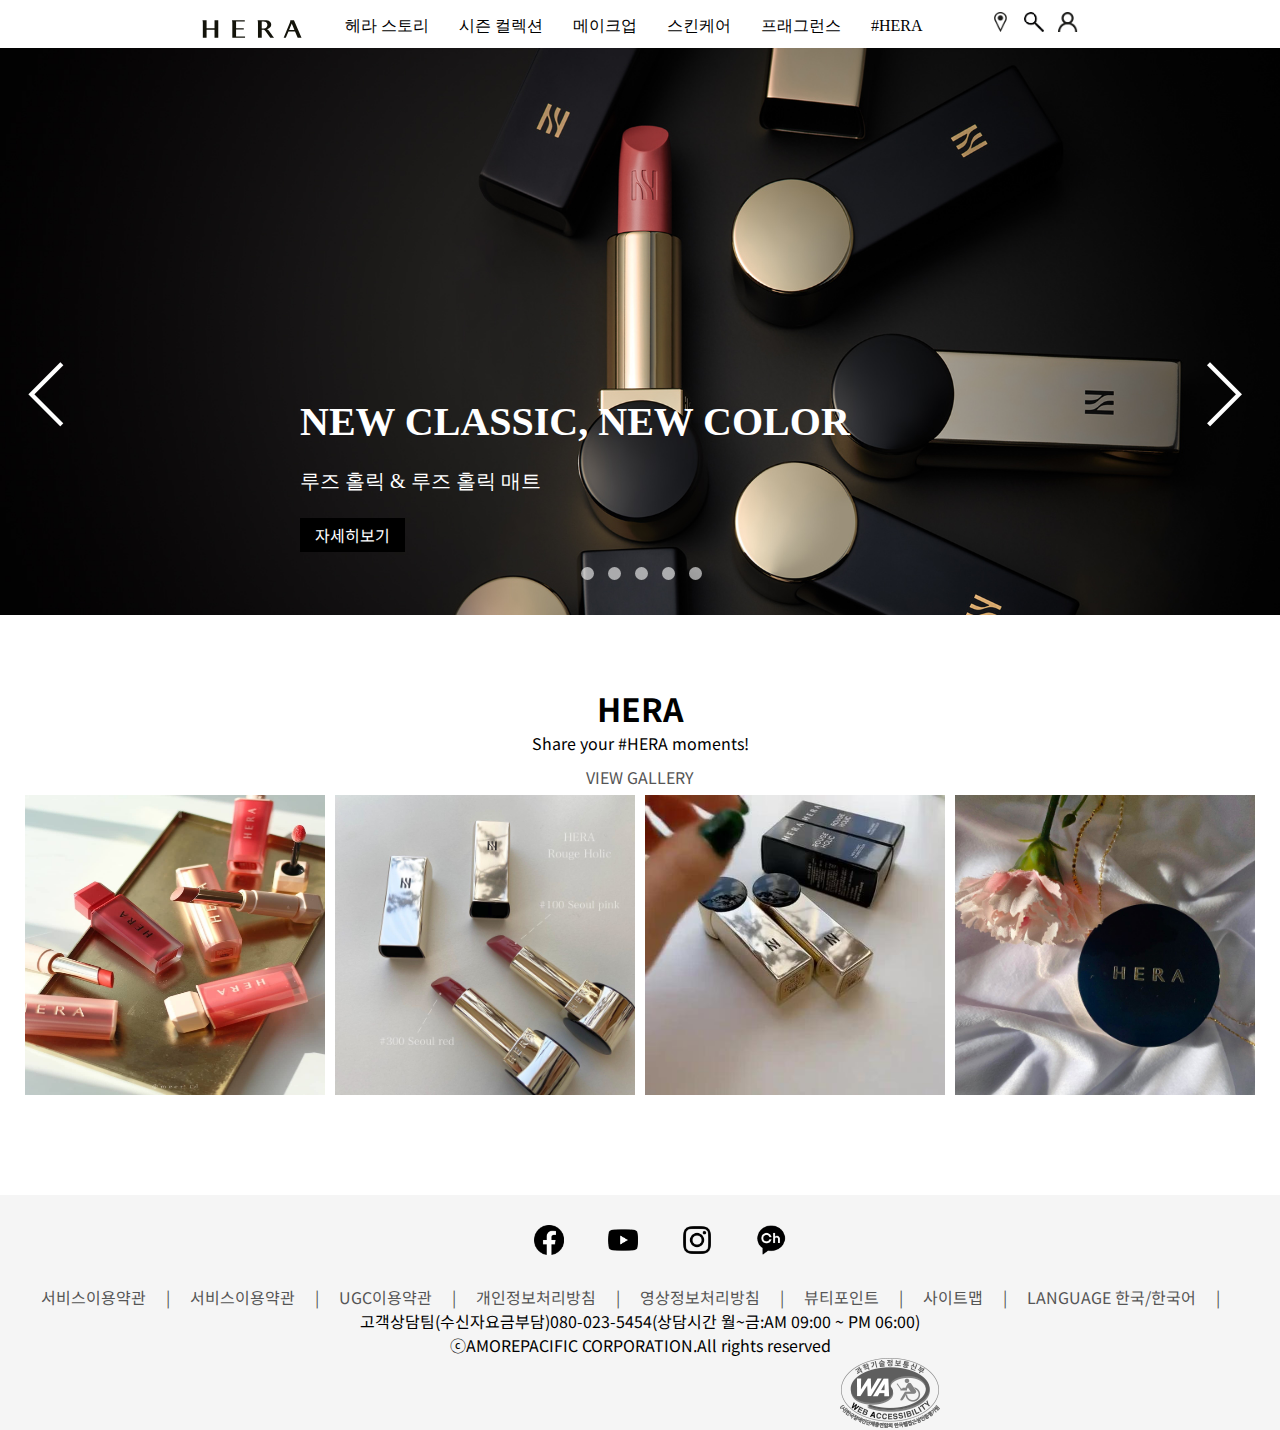
<file: index.html>
<!DOCTYPE html>
<html lang="en">
<head>
    <meta charset="UTF-8">
    <meta name="viewport" content="width=device-width, initial-scale=1.0">
    <title>Document</title>

    <link href="css/hera_index.css" rel="stylesheet">
</head>
<body>
    <header>
        <div>
            <h2><a href="hera_index.html"><img src="img/logo.svg"></a></h2>
            <nav>
                <ul>
                    <li>
                        <a href="hera_story.html">헤라 스토리</a>
                    </li>
                    <li>
                        <a href="hera_seasoncollection.html">시즌 컬렉션</a>
                    </li>
                    <li>
                        <a href="hera_makeup.html">메이크업</a>
                    </li>
                    <li>
                        <a href="hera_skincare.html">스킨케어</a>
                    </li>
                    <li>
                        <a href="hera_fragrance.html">프래그런스</a>
                    </li>
                    <li>
                        <a href="#hera">#HERA</a>
                    </li>
                     
                </ul> 
                  
            </nav>
            <div class="col-md-3">
                <a href="direction.html"><img src="img/Vector-Smart-Object.png"></a>
                <a href="searching.html"><img src="img/search-magnifier-symbol-of-interface.png"></a>
                <a href="joinus.html"><img src="img/Vector-Smart-Object2.png"></a>
            </div>         
        </div>
    </header> 
    
    <main class="content">
        <div class=contents>
            <img src="img/20201228_final_RougeHolic_main_KV_pc.jpg">
            <div class="text">
                <h4>NEW CLASSIC, NEW COLOR</h4>
                <span>루즈 홀릭 & 루즈 홀릭 매트</span>
                <a href="">자세히보기</a>
            </div>    
            <div class="arrow">
                <a href=""><img src="img/Rectangle 5 copy.png"></a>
                <a href=""><img src="img/Rectangle 5 copy 2.png"></a>
            </div>

            <div class="ellipse">
                <a></a>
                <a></a>
                <a></a>
                <a></a>
                <a></a>
            </div>
            <div class="review">
                <h2>HERA</h2>
                <span>Share your #HERA moments!</span>
                <a href="">VIEW GALLERY</a>
                <div>
                    <figure>
                        <img src="img/19a51d49b0b04db3d2df.jpg">
                        <figcaption>
                            @meer.td
                        </figcaption>   
                    </figure>
                    <figure>     
                        <img src="img/45d3f24e109b1931c273.jpg">
                        <figcaption>
                            @riri5341
                        </figcaption>
                    </figure> 
                    <figure>       
                        <img src="img/7e2412ddfb1346a681d5.jpg">
                        <figcaption>
                            @riri5341
                        </figcaption>
                        <span class="material-icons">
                            play_circle
                        </span>
                    </figure>
                    <figure>        
                        <img src="img/90b257a7f48ea268c710.jpg">
                        <figcaption>
                            @yoon_sister5
                        </figcaption>
                    </figure>        
                </div>    
            </div>    

        </div>
    </main>  
    
    <footer>
        <div class="col-md-4">
            <a href="#"><img src="img/sns_facebook_renew.png"></a>
            <a href="#"><img src="img/sns_youtube_renew.png"></a>
            <a href="#"><img src="img/sns_instagram_renew.png"></a>
            <a href="#"><img src="img/sns_kakao_renew.png"></a>  
        </div> 
        <div class="footercontent">
            <ul>
                <li><a href="#">서비스이용약관</a></li>
                <li><a href="#">서비스이용약관</a></li>
                <li><a href="#">UGC이용약관</a></li>
                <li><a href="#">개인정보처리방침</a></li>
                <li><a href="#">영상정보처리방침</a></li>
                <li><a href="#">뷰티포인트</a></li>
                <li><a href="#">사이트맵</a></li> 
                <li><a href="#">LANGUAGE 한국/한국어</a></li>
            </ul>      
        </div> 
        <div class="footercontent2">
            <p>고객상담팀(수신자요금부담)080-023-5454(상담시간 월~금:AM 09:00 ~ PM 06:00)</p>
            <p>ⓒAMOREPACIFIC CORPORATION.All rights reserved</p>
            <a href="#"><img src="img/a11y.png"></a>  
        </div>       


    

</body>
</html>
</file>
<file: css/hera_index.css>
@charset 'utf-8';
@import url('common.css');

header{
	background: white;
	position: relative;
	
}
header > div{
    width:70%;
	margin: 0 auto;
	display: flex;
	align-items: center;
	justify-content: space-between;
	padding:10px

	
}
header > div h2{
    width:100px;
	margin: 10px 13px 0 0;
	font-size: 0;

}
header div nav{
	margin-right: auto;
}
header div nav ul {
	display: flex;
	justify-content: space-between;
	
}
header div ul li{
	margin-left:30px;
}
header div nav ul li a{
	text-decoration: none;
	color:black;
	font-family:none;
}
header .col-md-3 img{
	width:20px;
	margin-left:10px;
}
.content{position: relative;
	margin: 0 auto;
	display: block;}

.content img{width:100%
	
}

.content .contents .text h4{
	color:white;
	left:300px;top:350px;
	position: absolute;
	font-family: montserrat-bold;
	font-size:2.5em;
}
.content .contents .text span{
	color: white;
	position: absolute;
	left: 300px;top:420px;
	font-family: notosan;
	font-size:20px;
}
.content .contents .text a{
	color: white;
	background: black;
	position: absolute;
	padding:5px 15px;
	left: 300px;top:470px;
}


.content .arrow a:nth-of-type(1){
	position: absolute;
	color: white;
	top: 30%;
	right:95%;
	
}

.content .arrow a:nth-of-type(2){
	position: absolute;
	color:white;
	top: 30%;
	right:3%;
}

.content .ellipse{
	position: absolute;
	bottom:510px;
	left:45%;
	

}

.content .ellipse a{
	color:rgba(255, 255, 255, 0.6);
	border-radius:10px;
	width:13px; height:13px;
	display:inline-block;
	background: rgba(255, 255, 255, 0.6);
	margin: 0 5px;
}

.content .review h2{
	text-align: center;
	margin-top: 70px;
	font-family: ;
	font-size: 2em;
}
.content .review span{
	text-align: center;
	display: block;
}
.content .review a{
	text-align: center;
	display: block;
	margin-top: 10px;
	margin-bottom: 5.5px;
}	
.content .review div{
	margin: 0 auto;
	display: flex;
	align-items: center;
	justify-content: center;
	
}
.content .review figure img{
	width:300px;
	height:300px;

	
}
.content .review figure{
	position: relative;
	margin: 0 5px;
	overflow: hidden;
	text-align: center;
}
.content .review figure span{
	position: absolute;
	color: white;
	
}
.content .review figure figcaption{
	background: white;
	width:100%;
	position: absolute;left:0;bottom: 0;
	transform: translateY(100%);
	transition: .5s;
}
.content .review figure:hover figcaption{
	transform: translateY(0%);
	
}
footer{
	background: whitesmoke;
	margin:100px 0 0 0;
	text-align: center;
	

}
footer .col-md-4{
	margin: 0 auto;
}

footer .col-md-4 a img{
	width: 30px;
	margin-top: 30px;
	margin-left: 40px;
	margin-bottom: 30px;
	
}
footer .footercontent{
	text-align: center;
}
footer .footercontent ul{
	display: flex;
	justify-content: center;
}
footer .footercontent ul li ::after{
	content: '|';
	display:inline-block;
    padding:0 20px;
}
footer .footercontent2{
	text-align: center;
}
footer .footercontent2 a{
	margin-left: 500px;
	margin-top:1px;
	display:block;
	
}
</file>
